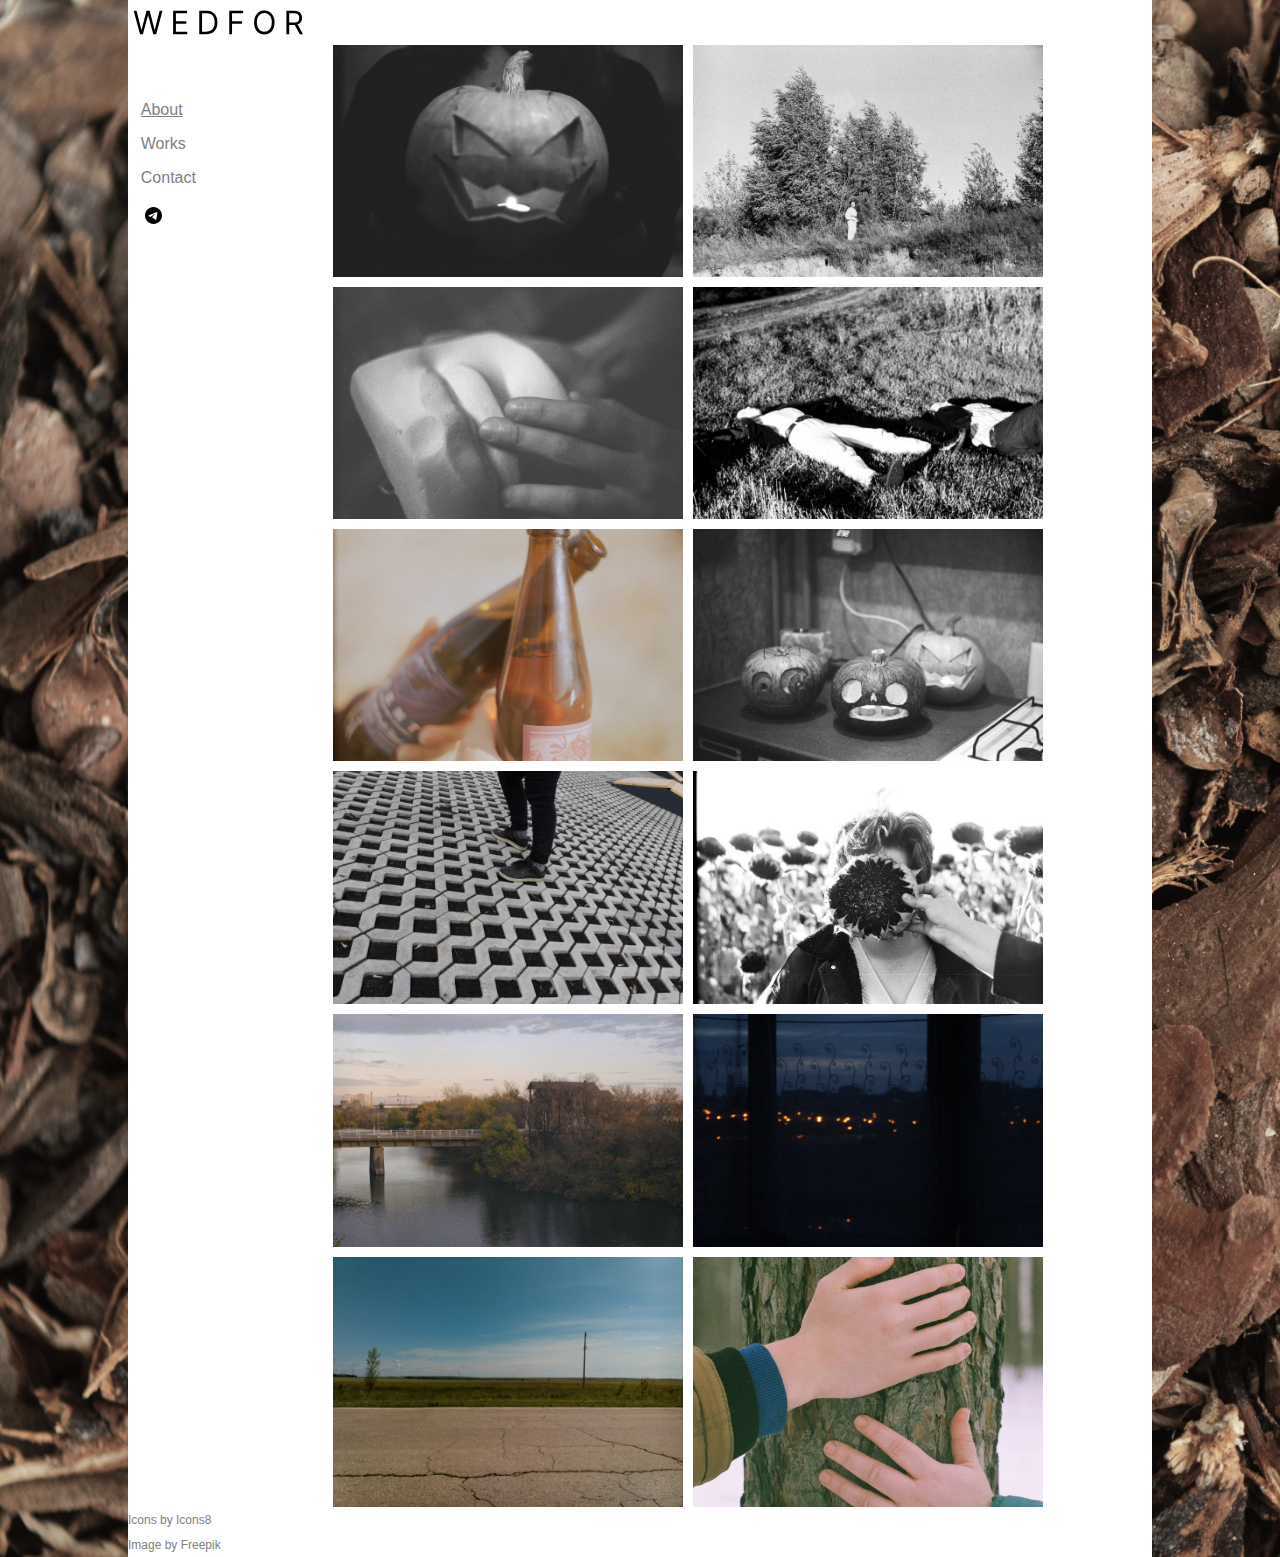
<file: works.html>
<!DOCTYPE html>
<html lang="en">
<head>
    <meta charset="UTF-8">
    <meta name="viewport" content="width=device-width, initial-scale=1.0">
    <title>My portfolio</title>
    <link rel="stylesheet" href="styles.css">
</head>
<body>
   <div class="body-conteiner">
        <header>
            <img src="WEDFOR.svg">
        </header>
        <nav>
            
            <p><a href="index.html">About</a></p>
            <p><a>Works</a></p>
            <p><a>Contact</a></p>

            <img src= 'image/icon-telegram.svg'>
        </nav>
        <main>
            <div class="works">
            
                
                <img src="image/pumpkin.JPG">
                <img src="image/trees.JPG">
                <img src="image/lips.JPG">
                <img src="image/lying.JPG">
                <img src="image/beer.jpg">
                <img src="image/3pumpkins.JPG">
                <img src="image/nab.JPG">
                <img src="image/sunface.JPG">
                <img src="image/sura.jpg">
                <img src="image/windows.JPG">
                <img src="image/zte.JPG">
                <img src="image/hands on tree.JPG">
            </div>
        </main>
        <div class="modal"><p class="description"></p></div>
    </div>
    <footer>
        <a href="https://icons8.com/icons">Icons by Icons8</a>
        <a href="https://www.freepik.com/free-photo/dry-vegetation-close-up_12455205.htm#page=2&query=dried%20leaves&position=12&from_view=search&track=ais">Image by Freepik</a> 
    </footer>
</body>

<script src = 'scripts/script.js'>
</script>
</html>
</file>
<file: styles.css>
/* ||GENERAL STYLES */


header {
    width: 100%;
    height: 45px;
    top: 43px;
    background-color: rgb(255, 255, 255);
}

html {
    font-family: Arial, Helvetica, sans-serif;
    
    /* padding: 0 10%; */
}


body {
    font-family: Helvetica, Arial, sans-serif;
    font-weight: 300;
    margin: 0;
    padding: 0 10% 0 10%;
    background-image: url('image/back.jpg');
    background-size: cover;
    
}

.body-conteiner{
    display:flex;
    flex-direction: column;
    align-items: flex-start;
    justify-content: flex-start;
    flex-wrap: wrap;
   
    margin: 0 auto;
    
    background-color:#ffffff;
    
    max-width: 100%;
    min-width: 100%;

    width: 90%;

    
   
}

nav {
    margin-top: 40px;
    margin-left: 1vw;

}

h1 {
    text-align: left;
    font-size: calc(2rem);
    font-weight: 400;
    color:gray;

}









.selfie{
    max-width: 45%;
    float: left;
}

@media screen and (max-width:40rem){
    
    html{
        padding: 0;
    }

    body{
        
    }

    .body-conteiner{
        max-width: 100%;
        

    }

    nav{
        display:flex;
        flex-wrap: wrap;
        justify-content: space-between;
        gap: 8vw;
        max-width: 100%; 
        margin-left: 3vw;
        
        
    }
    main{
        display: flex;
        flex-direction: column;
        flex-wrap: wrap;
        justify-content: center;
        margin: 0 1vw;
        max-width: 100%;
    }
    .selfie{
        max-width: 100%;

    }
    .works img{
        max-width:98% !important;

    }
}

@media screen and (min-width:40rem){
    
    body{
        
    }

    .body-conteiner{
        display: grid;
        grid-template-columns: 1fr 4fr;
        grid-template-rows: auto;

        margin:0 auto;

    }
    
    header{
        grid-column: 1/5;
    }

    nav{
        grid-column: 1;
       
    }

    main{
        grid-column: 2/5;
        
    }

    .works img{
        max-width: 350px;

    }
    
}


header img{
    width: 170px;
    padding-top: 10px;
    padding-left: 5px;
}



nav a{
    color:gray;
    
     
}




nav li{
    list-style: none;
}

nav li a{
    color: grey;
    font-size: 16px;
}



h1.hello img{
    width: 500px;
    padding-left: 600px;
}

.works{
    display:flex;
    flex-wrap: wrap;
    gap:10px;
}

.works img{
    object-fit: cover;
    width:350px;
    max-height: 250px;
}



footer{
    height: 50px;
    background-color: white;
    display: grid;
    justify-content: start;
    align-items: center;
    padding-right: 10vw;

}

footer a{
    font-size: 12px;
    text-decoration: none;
    color: gray;
    
}



.modal{
    display: none;
    background-color:rgba(0,0,0,0.7);
    backdrop-filter: blur(5px);
    animation-name: pop;
    animation-duration: 0.8s;
    

    width: 100%;
    height: 100%;
    position: fixed;
    top: 0;
    left: 0;
    z-index: 1;
    justify-content: center;
    align-items: center;
    flex-direction: column;
    
}

.modal img{
    max-width: 100%;
    max-height: 100%;
    margin-right: 10px;

    animation-name: zoom;
    animation-duration: 0.4s;
}

.description{
    color:white;
    order: 1;
}


@keyframes zoom {
    from {transform:scale(0)} 
    to {transform:scale(1)}
}

@keyframes pop {
    from {height: 0px;} 
    to {height: 100%;}
}
</file>
